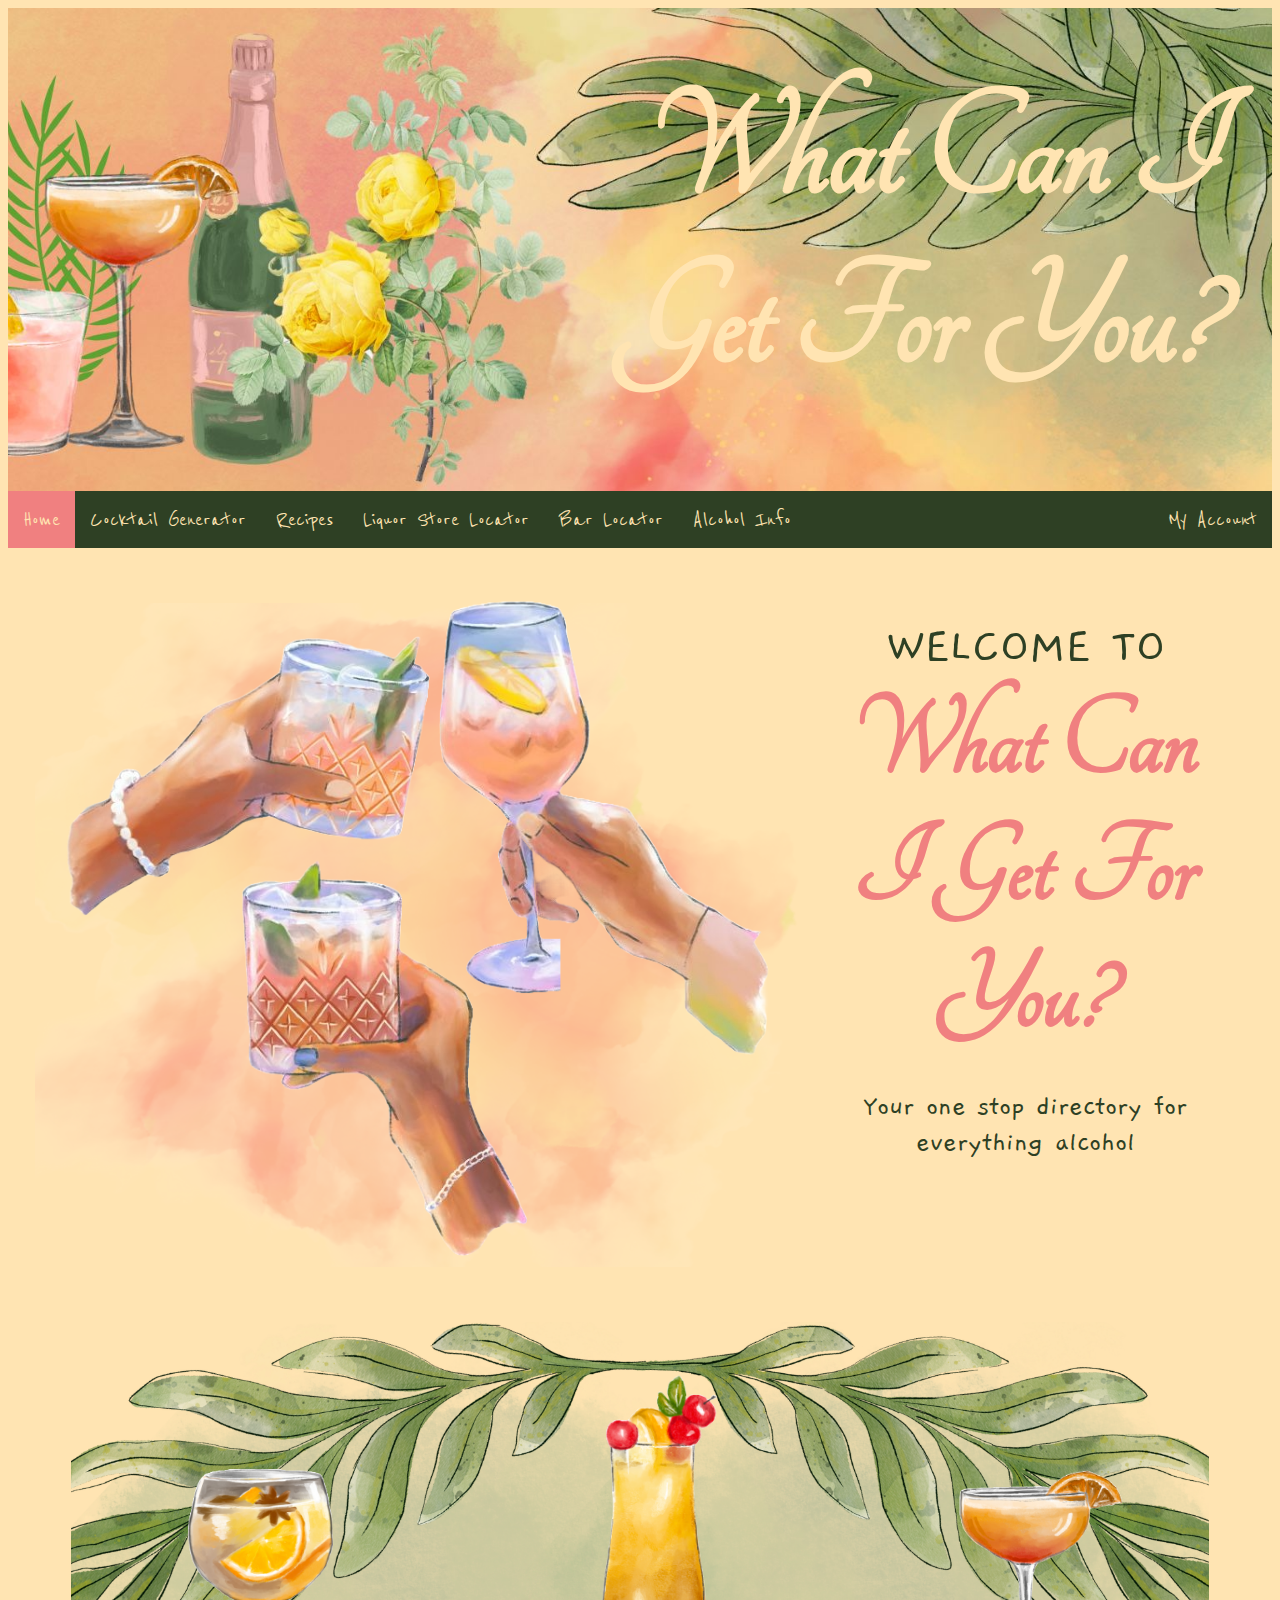
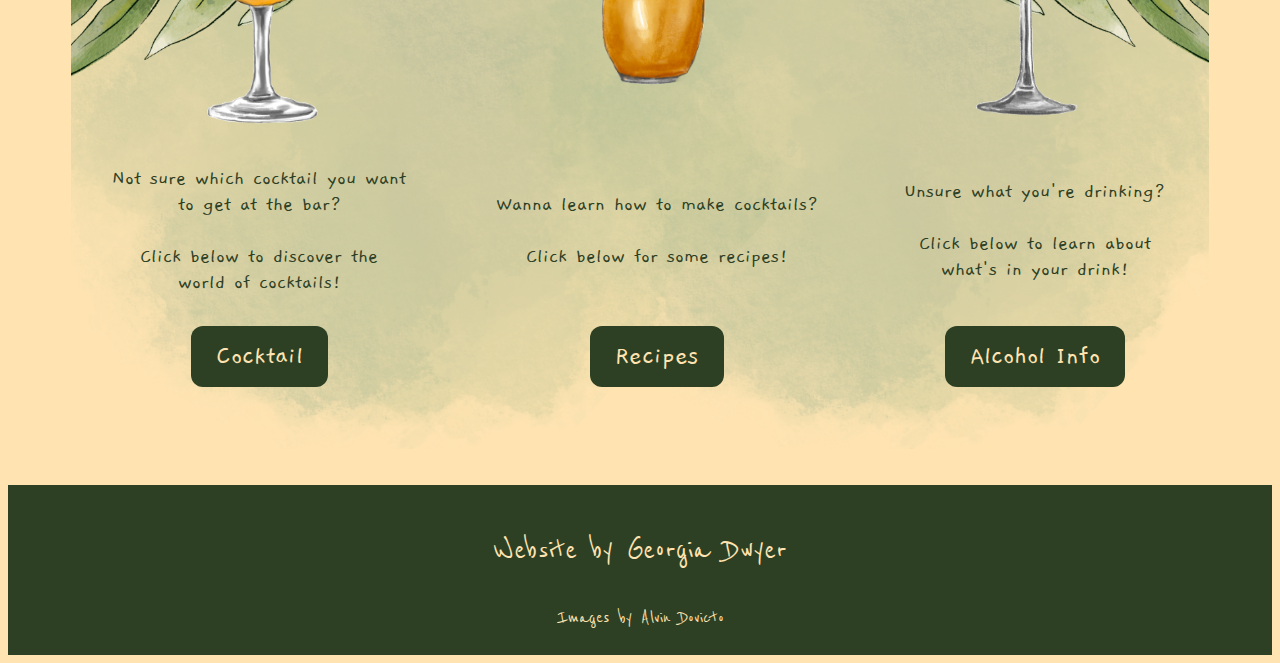
<file: index.html>
<!doctype html>
<html>
<head>
	<meta charset="UTF-8">
	<title>What Can I Get For You? - Home</title>
	<style type="text/css" media="all">@import "master.css";</style>
</head>

	
<body>
	<div id="banner">
		<h1>What Can I<br>Get For You?</h1>
	</div>
	
	<!-- Create navbar -->
	<ul>
		<li><a class="active" href="index.html">Home</a></li>
		<li><a href= "cocktailGen.html">Cocktail Generator</a></li>
		<li><a href="recipes.html">Recipes</a></li>
		<li><a href="storeLoc.html">Liquor Store Locator</a></li>
		<li><a href="barLoc.html">Bar Locator</a></li>
		<li><a href="alcInfo.html">Alcohol Info</a></li>
		<li style="float: right"><a href="account.html">My Account</a></li>
	</ul>
	
	<button onclick="topFunction()" id="scrollBtn" title="Go to top">Back to Top</button>
	
	<table class="center">
		<tr>
			<td style="background-image: url('images/subHeadBackground.png'); background-repeat: no-repeat; background-size: contain; background-position: center;">
				<img style="height: 715px" src="images/cheers.png" alt="" title="" />
			</td>
			<td>
				<br>WELCOME TO<br>
				<strong style="font-family: titleFont; color: #F08080; font-size: 90pt;">What Can I Get For You?</strong><br>
				<p style="font-family: mainFont; font-size: 22pt;">Your one stop directory for everything alcohol</p>
				<br><br>
			</td>
		</tr>
	</table>
	
	<table class="center" style="width: 90%; background-image: url('images/tableBackground1.png'); background-repeat: no-repeat;
								 background-size: cover; background-position: top;">
		<tr>
			<td><br><br><img style="height: 280px" src="images/drink1-img.png" alt="" title=""/></td>
    		<td><img style="height: 340px" src="images/drink2-img.png" alt="" title=""/></td>
			<td><br><br><img style="height: 290px" src="images/drink3-img.png" alt="" title=""/></td>
  		</tr>
		<tr>
			<td style="font-size: 16pt; text-align: center;">
				Not sure which cocktail you want<br>to get at the bar?<br><br>
				Click below to discover the<br>world of cocktails!<br><br>
			</td>
    		<td style="font-size: 16pt; text-align: center;">
				Wanna learn how to make cocktails?<br><br>
				Click below for some recipes!<br><br>
			</td>
			<td style="font-size: 16pt; text-align: center;">
				Unsure what you're drinking?<br><br>
				Click below to learn about<br>what's in your drink!<br><br>
			</td>
  		</tr>		
  		<tr>
			<td style="font-size: 20pt; padding-bottom: 60px;"><a href="cocktailGen.html">Cocktail</a></td>
			<td style="font-size: 20pt; padding-bottom: 60px;"><a href="recipes.html">Recipes</a></td>
			<td style="font-size: 20pt; padding-bottom: 60px;"><a href="alcInfo.html">Alcohol Info</a></td>
  		</tr>
	</table>
	
	<br><br>
	
	<footer>
		<p>
			Website by Georgia Dwyer
  		</p>
		<p style="font-size: 16pt">
			Images by Alvin Dovicto
		</p>
	</footer>

	<script>
		let mybutton = document.getElementById("scrollBtn");

		window.onscroll = function() {scrollFunction()};

		function scrollFunction() {
		  if (document.body.scrollTop > 20 || document.documentElement.scrollTop > 20) {
			mybutton.style.display = "block";
		  } else {
			mybutton.style.display = "none";
		  }
		}

		function topFunction() {
		  document.body.scrollTop = 0;
		  document.documentElement.scrollTop = 0;
		}
	</script>
	
</body>
</html>
</file>
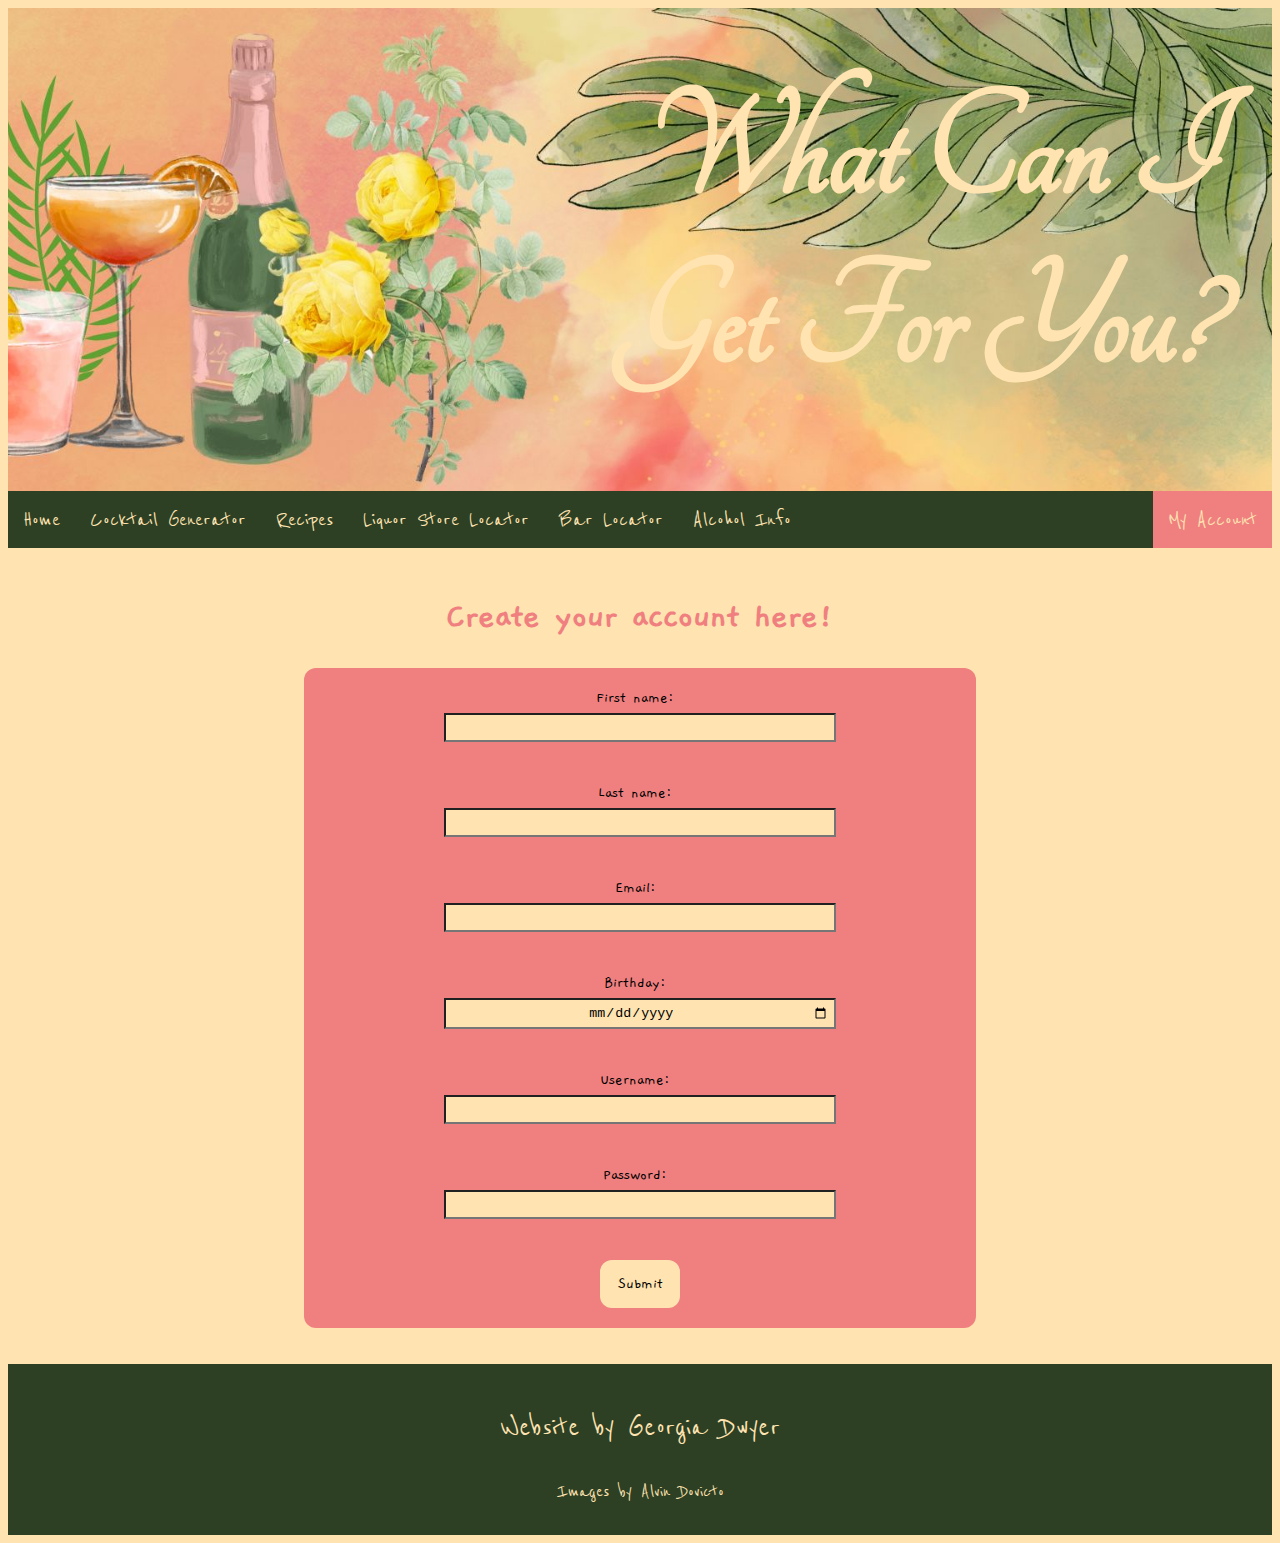
<file: account.html>
<!doctype html>
<html>
	<head>
		<meta charset="UTF-8">
		<title>What Can I Get For You? - My Account</title>
		<style>
			body {
				background-color: #FFE4B2; 
			}

			#banner {
				background-image: url('images/background-img.jpg');
				background-size: cover;
				background-attachment: fixed;
				background-position: top;
			}

			@font-face {
				font-family: titleFont;
				src: url("fonts/tangerine.ttf");
			}

			@font-face {
				font-family: navBarFont;
				src: url("fonts/reeniebeanie.ttf");
			}

			@font-face {
				font-family: mainFont;
				src: url("fonts/gaegu.ttf");
			}

			h1 {
				font-family: titleFont;
				font-size: 160px;
				color: #FFE4B2;
				text-align: right;
				margin: 0px;
				padding-top: 60px;
				padding-right: 50px;
				height: 47vh;
			}

			h2 {
				text-align: center;
				font-family: mainFont;
				font-size: 35px;
				color: #F08080;
			}

			ul {
				font-family: navBarFont;
				font-size: 18pt;
				list-style-type: none;
				margin: 0;
				padding: 0;
				overflow: hidden;
				background-color: #2E4024;
			}

			li {
				float: left;
			}

			li a {
				display: block;
				color: #FFE4B2;;
				text-align: center;
				padding: 14px 15px;
				text-decoration: none;
			}

			li a:hover {
				background-color: #111111;
			}

			.active {
				background-color: #F08080;
			}

			fieldset {
				background-color: #F08080;
				border-radius: 12px;
				border: none;
				margin-left: auto; 
				margin-right: auto;
				width: 50%;
				padding: 20px;
				display: flex;
				flex-direction: column;
				align-items: center;
			}

			input {
				background-color: #FFE4B2;
				margin: 5px;
				padding: 5px;
				width: calc(100% - 240px); 
				box-sizing: border-box; 
				text-align: center;
			}

			label {
				font-family: mainFont;
				text-align: center;
				width: 90px; 
				margin-right: 10px; 
			}

			footer {
				text-align: center;
				padding: 10px;
				background-color: #2E4024;
				font-size: 25pt;
				color: #FFE4B2;
				font-family: navBarFont;
			}
	</style>
	</head>
	
	<body>
		<div id="banner">
			<h1>What Can I<br>Get For You?</h1>
		</div>
		<ul>
			<li><a href="index.html">Home</a></li>
			<li><a href= "cocktailGen.html">Cocktail Generator</a></li>
			<li><a href="recipes.html">Recipes</a></li>
			<li><a href="storeLoc.html">Liquor Store Locator</a></li>
			<li><a href="barLoc.html">Bar Locator</a></li>
			<li><a href="alcInfo.html">Alcohol Info</a></li>
			<li style="float: right"><a class="active" href="account.html">My Account</a></li>
		</ul>
		
		<br>
		
		<h2>Create your account here!</h2>
		
		<fieldset>
			<label for="fname">First name:</label>
			<input type="text" id="fname" name="fname"><br><br>
			  
			<label for="lname">Last name:</label>
			<input type="text" id="lname" name="lname"><br><br>
			  
			<label for="email">Email:</label>
			<input type="email" id="email" name="email"><br><br>
			  
			<label for="birthday">Birthday:</label>
			<input type="date" id="birthday" name="birthday"><br><br>
			
			<label for="username">Username:</label>
			<input type="text" id="username" name="username"><br><br>
			  
			<label for="password">Password:</label>
			<input type="password" id="password" name="password"><br><br>
			  
			<a style="width: 50px; text-align: center; font-family: mainFont; color: #000000; 
					  background-color: #FFE4B2; border-radius: 12px; text-align: center; 
					  padding: 14px 15px; text-decoration: none;" href="accountInfo.html">
				Submit
			</a>
		</fieldset>
		
		<br><br>
		
		<footer>
			<p>
				Website by Georgia Dwyer
			</p>
			<p style="font-size: 16pt">
				Images by Alvin Dovicto
			</p>
		</footer>
	
	</body>
</html>
</file>
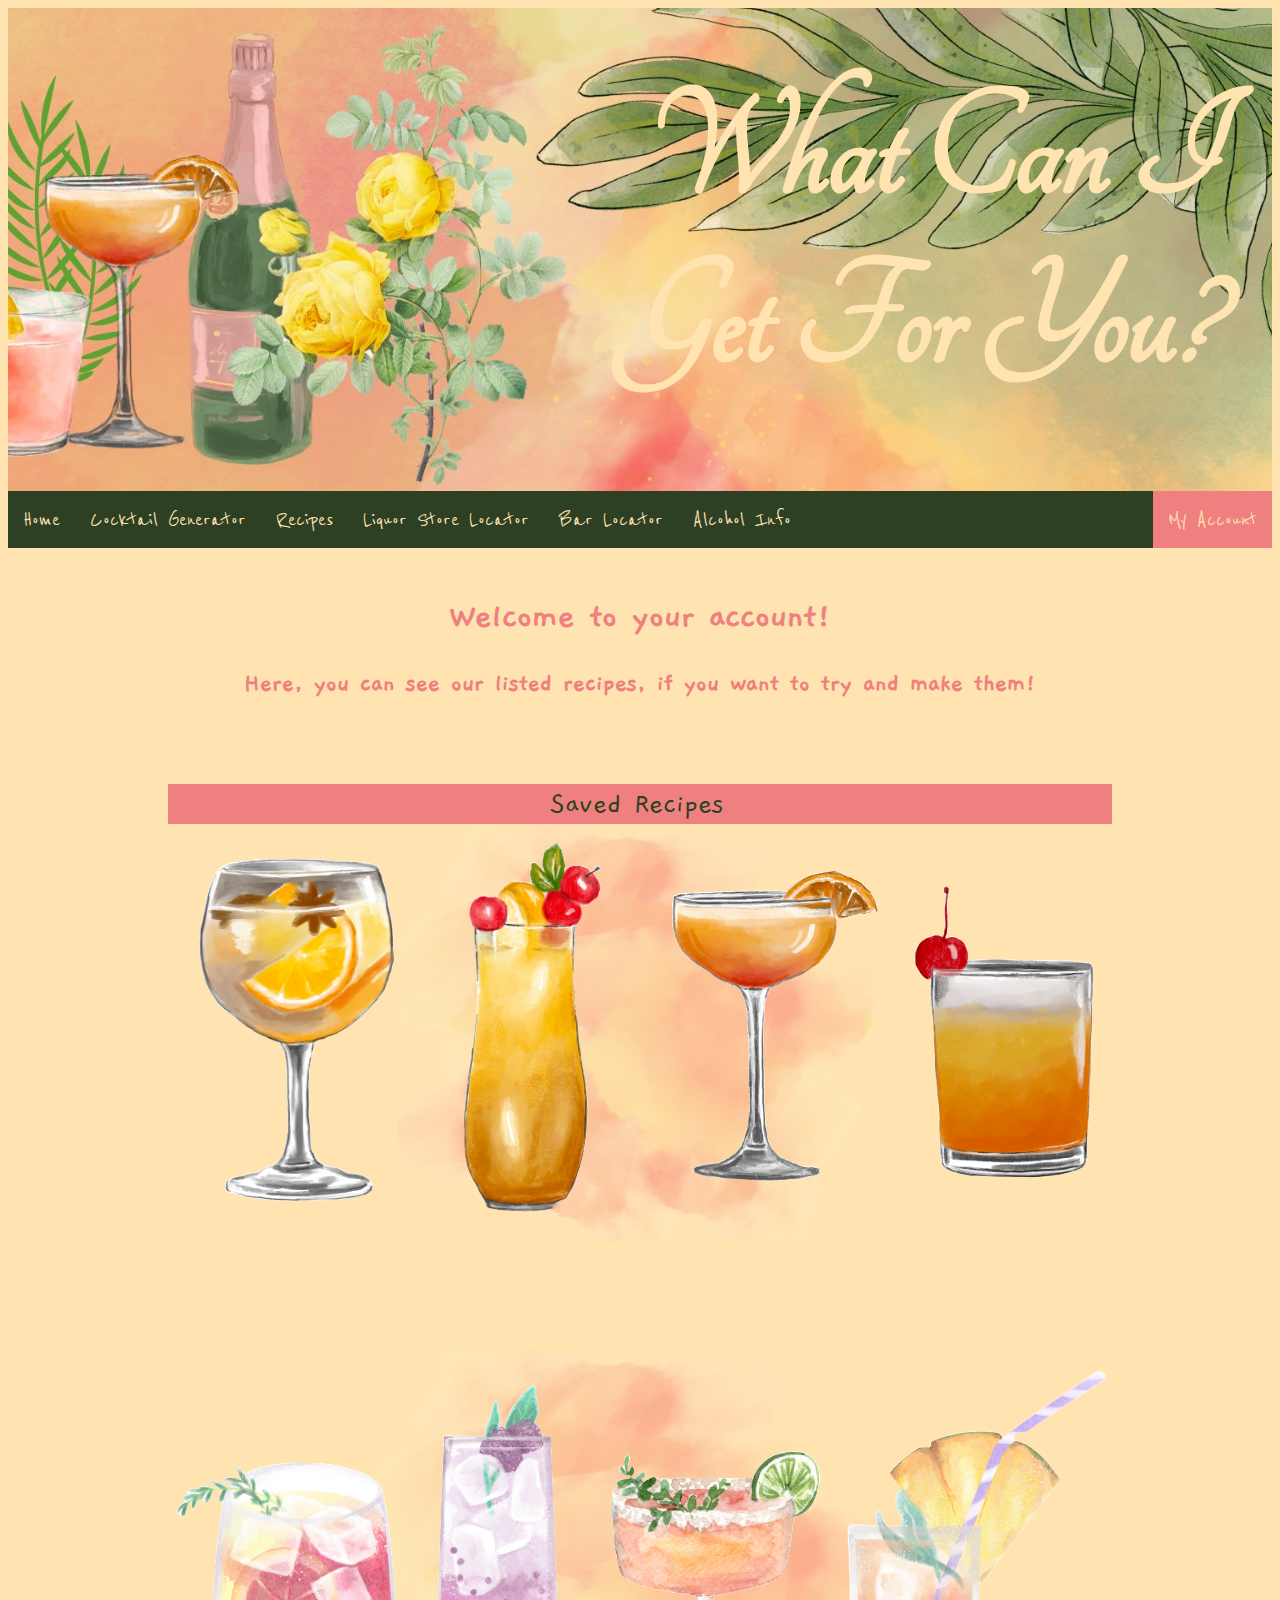
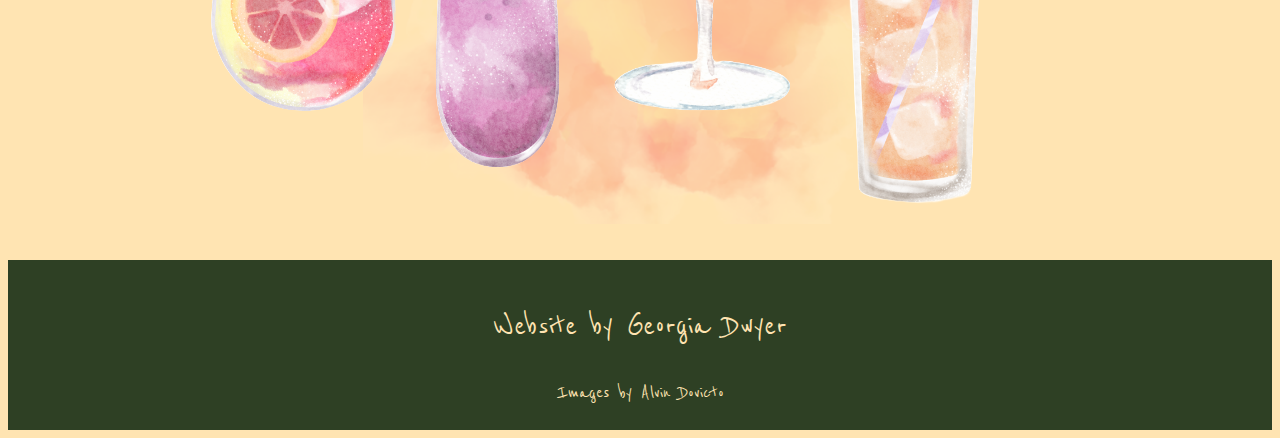
<file: accountInfo.html>
<!doctype html>
<html>
	<head>
		<meta charset="UTF-8">
		<title>What Can I Get For You? - My Account</title>
		<style type="text/css" media="all">@import "master.css";</style>
	</head>
	
	<body>
		<div id="banner">
			<h1>What Can I<br>Get For You?</h1>
		</div>
		<ul>
			<li><a href="index.html">Home</a></li>
			<li><a href= "cocktailGen.html">Cocktail Generator</a></li>
			<li><a href="recipes.html">Recipes</a></li>
			<li><a href="storeLoc.html">Liquor Store Locator</a></li>
			<li><a href="barLoc.html">Bar Locator</a></li>
			<li><a href="alcInfo.html">Alcohol Info</a></li>
			<li style="float: right"><a class="active" href="account.html">My Account</a></li>
		</ul>
		
		<br>
		
		<h2>Welcome to your account!</h2>
		<h3>Here, you can see our listed recipes, if you want to try and make them!</h3>
		
		<br><br><br> 
		<table class="center" style="width: 75%">
			<th>
				<tr>
					<td style="font-size: 30px; background-color: #F08080">Saved Recipes</td>
				</tr>
			</th>
		</table>
	
		<table class="center" style="background-image: url('images/subHeadBackground.png'); background-repeat: no-repeat; 
									 background-size: contain; background-position: center; border-radius: 12px; width: 75%;">
			<tr>
				<th>
					<div class="dropdown">
						<img src="images/drink1-img.png" alt="" />
						<div class="dropdown-content">
							<table>
								<tr>
									<th>
										<img src="images/drink1-img.png" alt="" style="height: 100px; width: 75px;"/>
									</th>
									<th>
										<div class="desc" style="width: 250px; text-align: left;">
											Tropical Spiked Lemonade<br>
											- 3 ounces lemonade<br>
											- 3 ounces mango juice<br>
											- 1.5 ounces vodka<br>
											- garnish with mint
										</div>
									</th>
								</tr>
							</table>
						</div>
					</div>
				</th>
				<th>
					<div class="dropdown">
						<img src="images/drink2-img.png" alt="" />
						<div class="dropdown-content">
							<table>
								<tr>
									<th>
										<img src="images/drink2-img.png" alt="" style="height: 100px; width: 75px;"/>
									</th>
									<th>
										<div class="desc" style="width: 250px; text-align: left;">
											Summertime Hurricane<br>
											- 4 ounces rum<br>
											- 1 ounce orange juice<br>
											- 2 ounce passionfruit juice<br>
											- 0.5 ounce simple syrup<br>
											- 0.5 ounce grenadine
										</div>
									</th>
								</tr>
							</table>
						</div>
					</div>
				</th>
				<th>
					<div class="dropdown">
						<img src="images/drink3-img.png" alt="" />
						<div class="dropdown-content">
							<table>
								<tr>
									<th>
										<img src="images/drink3-img.png" alt="" style="height: 100px; width: 75px;"/>
									</th>
									<th>
										<div class="desc" style="width: 300px; text-align: left;">
											Pornstar Martini<br>
											- 2 ounces vanilla vodka<br>
											- 1 ounce passionfruit puree<br>
											- 1 ounce passionfruit liqueur<br>
											- 0.5 ounce simple syrup
										</div>
									</th>
								</tr>
							</table>
						</div>
					</div>
				</th>
				<th>
					<div class="dropdown">
						<img src="images/drink4-img.png" alt="" />
						<div class="dropdown-content">
							<table>
								<tr>
									<th>
										<img src="images/drink4-img.png" alt="" style="height: 100px; width: 75px;"/>
									</th>
									<th>
										<div class="desc" style="width: 250px; text-align: left;">
											Tequila Sunrise<br>
											- 2 ounces blanco tequila<br>
											- 4 ounces orange juice<br>
											- 0.25 ounce grenadine
										</div>
									</th>
								</tr>
							</table>
						</div>
					</div>
				</th>
			</tr>
		</table>
		
		<br><br><br><br><br><br>
		
		<table class="center" style="background-image: url('images/subHeadBackground.png'); background-repeat: no-repeat; 
									 background-size: contain; background-position: center; border-radius: 12px; width: 75%;">
			<tr>
				<th>
					<div class="dropdown">
						<img src="images/drink5-img.png" alt="" />
						<div class="dropdown-content">
							<table>
								<tr>
									<th>
										<img src="images/drink5-img.png" alt="" style="height: 100px; width: 75px;"/>
									</th>
									<th>
										<div class="desc" style="width: 250px; text-align: left;">
											Vodka Pink Lemonade<br>
											- 3 ounces vodka<br>
											- 1 ounce lime juice<br>
											- 1 ounce cranberry juice<br>
											- 4 ounces lemonade<br>
										</div>
									</th>
								</tr>
							</table>
						</div>
					</div>
				</th>
				<th>
					<div class="dropdown">
						<img src="images/drink6-img.png" alt="" />
						<div class="dropdown-content">
							<table>
								<tr>
									<th>
										<img src="images/drink6-img.png" alt="" style="height: 100px; width: 75px;"/>
									</th>
									<th>
										<div class="desc" style="width: 250px; text-align: left;">
											Purple Rain<br>
											- 2 ounces vodka<br>
											- 1 tbsp blue curaçao<br>
											- 1 ounce lime juice<br>
											- 2 ounces grenadine<br>
											- top up with lemonade<br>
										</div>
									</th>
								</tr>
							</table>
						</div>
					</div>
				</th>
				<th>
					<div class="dropdown">
						<img src="images/drink7-img.png" alt="" />
						<div class="dropdown-content">
							<table>
								<tr>
									<th>
										<img src="images/drink7-img.png" alt="" style="height: 100px; width: 75px;"/>
									</th>
									<th>
										<div class="desc" style="width: 250px; text-align: left;">
											Hibiscus Margarita<br>
											- 2 ounces hibiscus syrup<br>
											- 1.5 ounces tequila<br>
											- 0.5 ounces triple sec<br>
											- 0.5 ounces lime juice<br>
										</div>
									</th>
								</tr>
							</table>
						</div>
					</div>
				</th>
				<th>
					<div class="dropdown">
						<img src="images/drink8-img.png" alt="" />
						<div class="dropdown-content">
							<table>
								<tr>
									<th>
										<img src="images/drink8-img.png" alt="" style="height: 100px; width: 75px;"/>
									</th>
									<th>
										<div class="desc" style="width: 250px; text-align: left;">
											Pineapple Mojito<br>
											- 2 ounces rum<br>
											- 0.75 ounces lime juice<br>
											- 1 ounce pineapple juice<br>
											- 3 ounces club soda<br>
											- mint to garnish<br>
										</div>
									</th>
								</tr>
							</table>
						</div>
					</div>
				</th>
			</tr>
		</table>
		
		<br><br>
		
		<footer>
			<p>
				Website by Georgia Dwyer
			</p>
			<p style="font-size: 16pt">
				Images by Alvin Dovicto
			</p>
		</footer>
	
	</body>
</html>
</file>
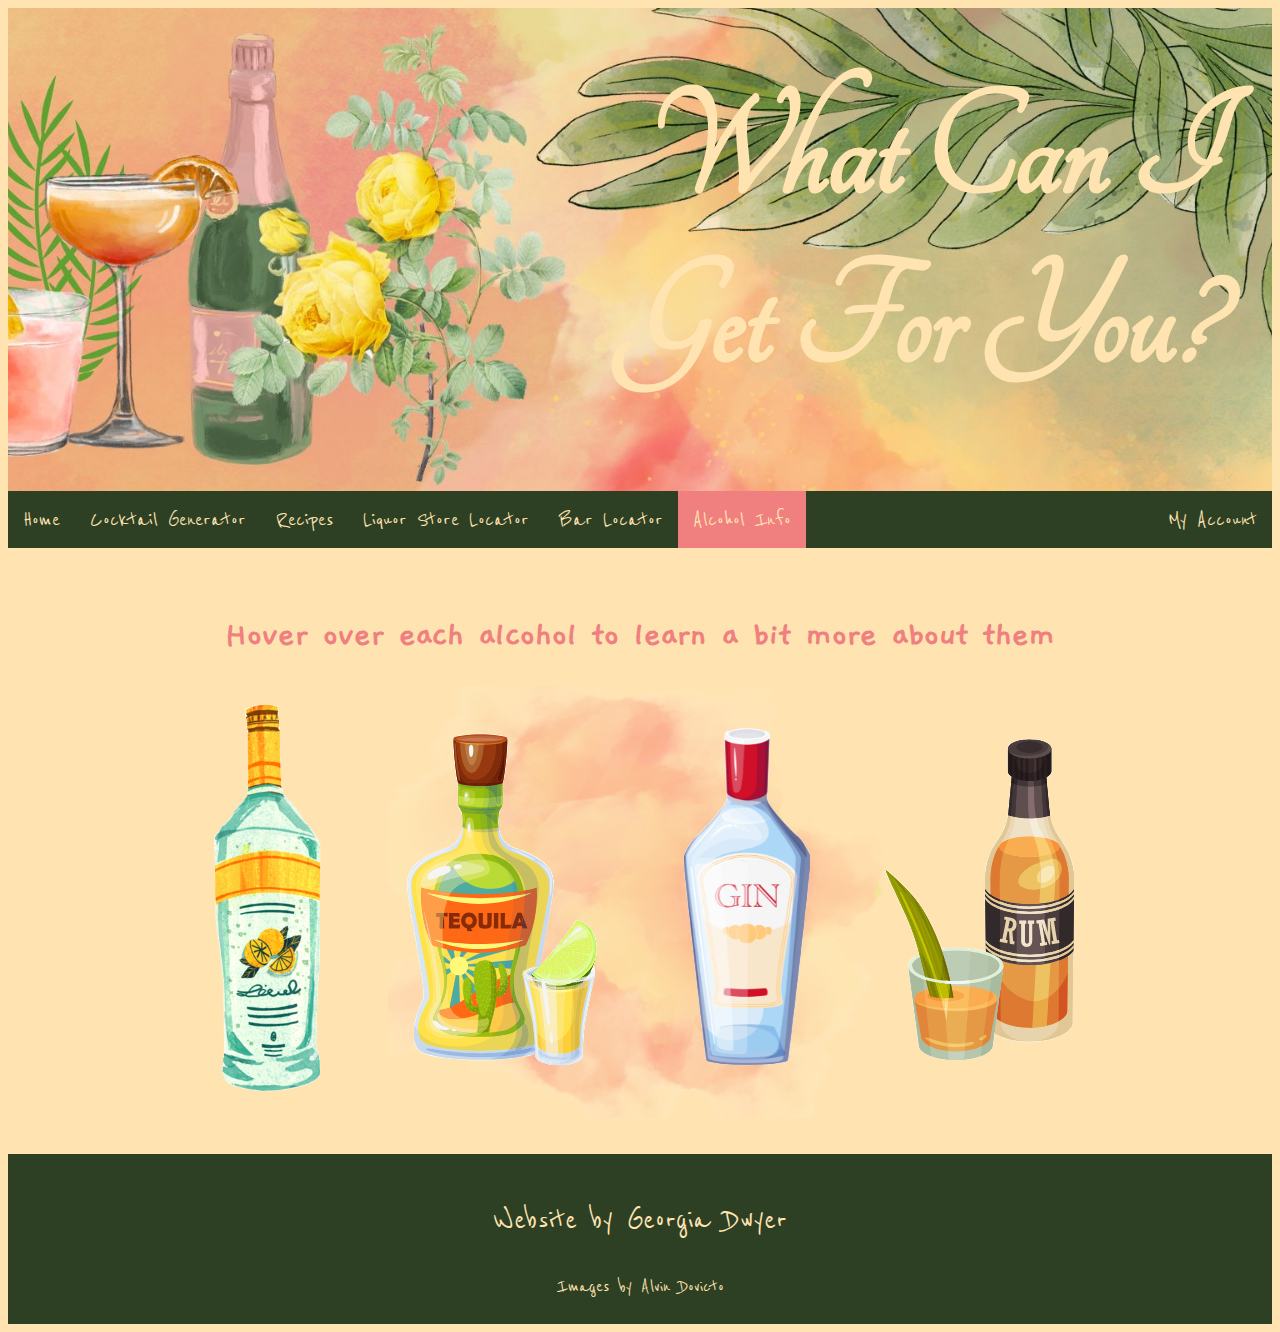
<file: alcInfo.html>
<!doctype html>
<html>
<head>
	<meta charset="UTF-8">
	<title>What Can I Get For You? - Alcohol Info</title>
	<style type="text/css" media="all">@import "master.css";</style>
</head>

	
<body>
	<div id="banner">
		<h1>What Can I<br>Get For You?</h1>
	</div>
	
	<!-- Create navbar -->
	<ul>
		<li><a href="index.html">Home</a></li>
		<li><a href="cocktailGen.html">Cocktail Generator</a></li>
		<li><a href="recipes.html">Recipes</a></li>
		<li><a href="storeLoc.html">Liquor Store Locator</a></li>
		<li><a href="barLoc.html">Bar Locator</a></li>
		<li><a class="active" href="alcInfo.html">Alcohol Info</a></li>
		<li style="float: right"><a href="account.html">My Account</a></li>
	</ul>
	
	<br><br>
	
	<h2>Hover over each alcohol to learn a bit more about them</h2>
	
	<table class="center" style="background-image: url('images/subHeadBackground.png'); background-repeat: no-repeat; 
									 background-size: contain; background-position: center; border-radius: 12px; width: 75%;">
		<tr>
			<th>
				<div class="dropdown">
					<img src="images/vodka.png" alt="" />
					<div class="dropdown-content">
						<table>
							<tr>
								<th>
									<div class="desc" style="font-size: 30pt;">Vodka</div>
								</th>
								<th>
									<div class="desc" style=" width: 250px; text-align: left;">
										- Very low in calories (ingredients are only alcohol and water)<br>
										- Gluten free<br>
										- Alcohol content (most vodkas are about 40% alcohol)<br>
									</div>
								</th>
							</tr>
						</table>
					</div>
				</div>
			</th>
			<th>
				<div class="dropdown">
					<img src="images/tequila.png" alt="" />
					<div class="dropdown-content">
						<table>
							<tr>
								<th>
									<div class="desc" style="font-size: 30pt;">Tequila</div>
								</th>
								<th>
									<div class="desc" style=" width: 250px; text-align: left;">
										- Low in sugar and contains no carbohydrates<br>
										- There are around 5 different types of tequila<br>
										- Alcohol content (most tequilas are about 30-40% alcohol)
									</div>
								</th>
							</tr>
						</table>
					</div>
				</div>
			</th>
			<th>
				<div class="dropdown">
					<img src="images/gin.png" alt="" />
					<div class="dropdown-content">
						<table>
							<tr>
								<th>
									<div class="desc" style="font-size: 30pt;">Gin</div>
								</th>
								<th>
									<div class="desc" style=" width: 250px; text-align: left;">
										- Made from grain and flavored with botanicals<br>
										- Juniper berries in gin are said to help prevent heart disease and improve
										blood circulation<br>
										- Alcohol content (most gins are 35-60% alcohol)
									</div>
								</th>
							</tr>
						</table>
					</div>
				</div>
			</th>
			<th>
				<div class="dropdown">
					<img src="images/rum.png" alt="" />
					<div class="dropdown-content">
						<table>
							<tr>
								<th>
									<div class="desc" style="font-size: 30pt;">Rum</div>
								</th>
								<th>
									<div class="desc" style=" width: 250px; text-align: left;">
										- There are 5 different types of rum<br>
										- Rum is made from sugar cane<br>
										- Alcohol content (most rums are 40-80% alcohol)
									</div>
								</th>
							</tr>
						</table>
					</div>
				</div>
			</th>
		</tr>
	</table>
	
	<br><br>
	
	<footer>
		<p>
			Website by Georgia Dwyer
  		</p>
		<p style="font-size: 16pt">
			Images by Alvin Dovicto
		</p>
	</footer>
	
</body>
</html>
</file>
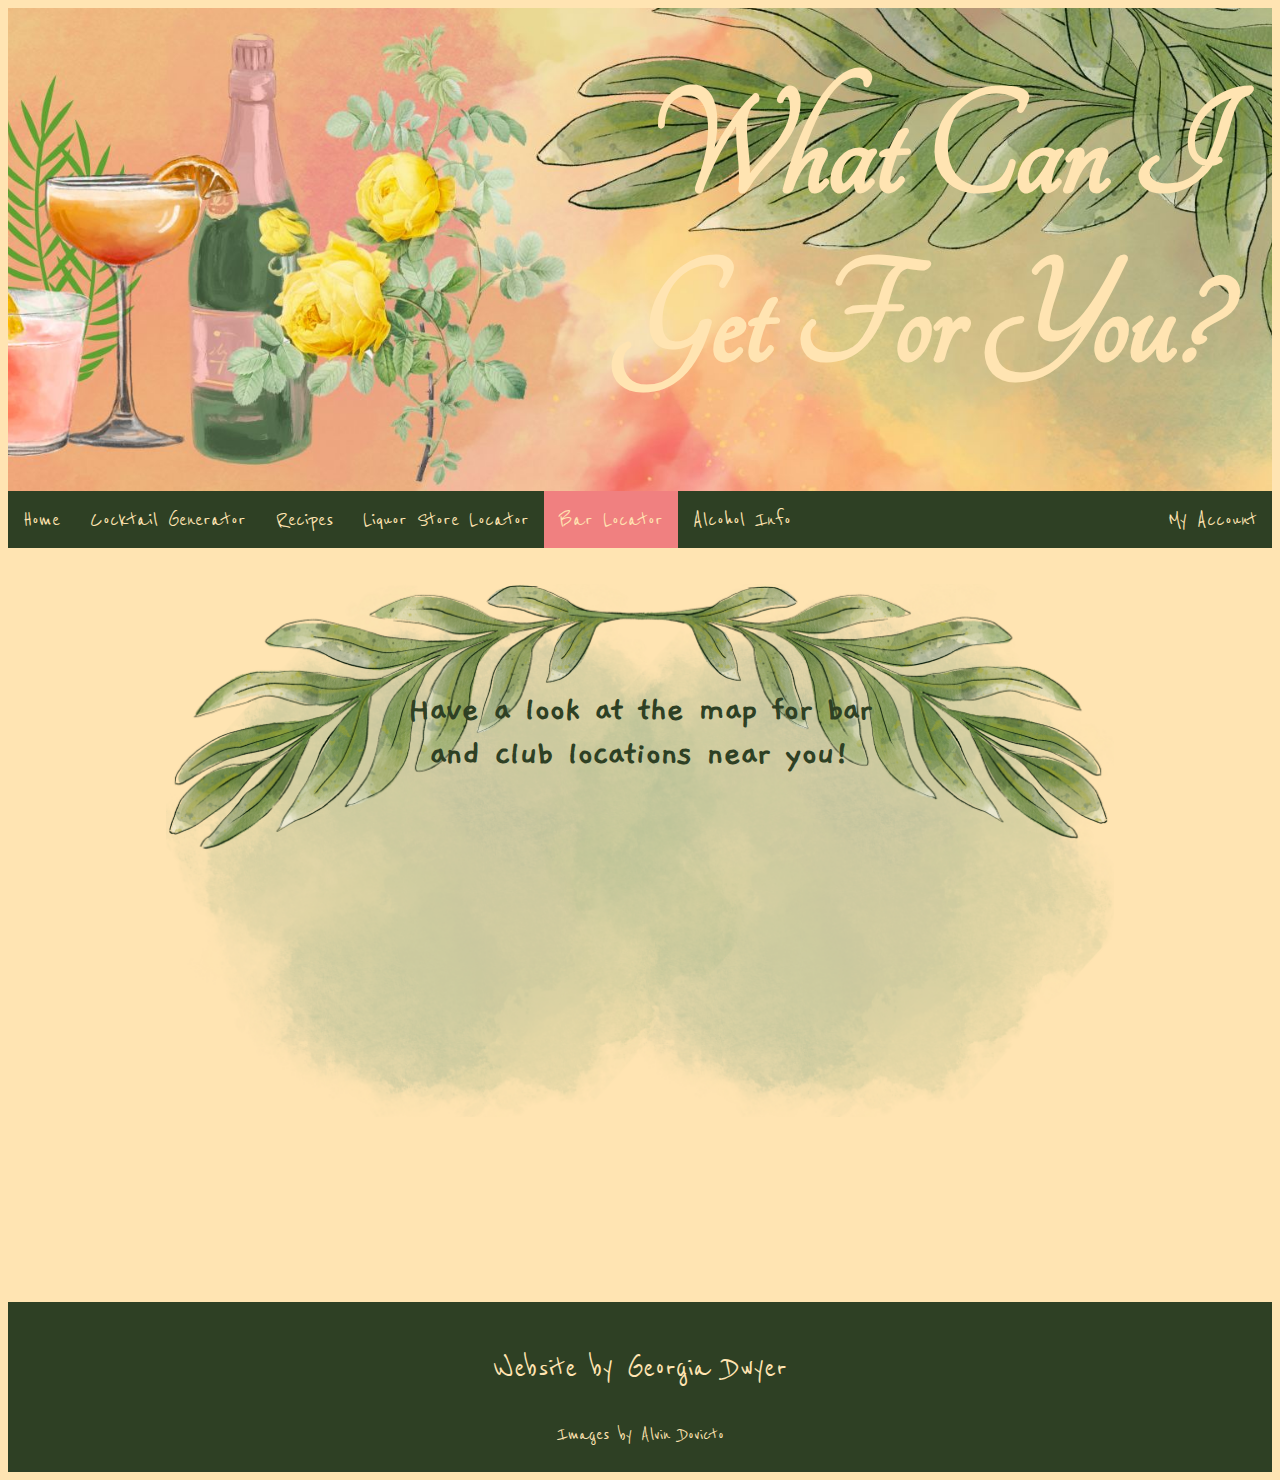
<file: barLoc.html>
<!doctype html>
<html>
<head>
	<meta charset="UTF-8">
	<title>What Can I Get For You? - Cocktail Generator</title>
	<style type="text/css" media="all">@import "master.css";</style>
</head>

	
<body>
	<div id="banner">
		<h1>What Can I<br>Get For You?</h1>
	</div>
	
	<!-- Create navbar -->
	<ul>
		<li><a href="index.html">Home</a></li>
		<li><a href="cocktailGen.html">Cocktail Generator</a></li>
		<li><a href="recipes.html">Recipes</a></li>
		<li><a href="storeLoc.html">Liquor Store Locator</a></li>
		<li><a class="active" href="barLoc.html">Bar Locator</a></li>
		<li><a href="alcInfo.html">Alcohol Info</a></li>
		<li style="float: right"><a href="account.html">My Account</a></li>
	</ul>
	
	<br><br>
	
	<table class="center" style="width: 75%; background-image: url('images/tableBackground1.png'); background-size: contain;background-repeat: no-repeat;">
		<tr>
			<th>
				<br><br><br><br>
				<h2 style="color: #2E4024;">Have a look at the map for bar<br>and club locations near you!</h2>
			</th>
		</tr>
		<tr>
			<th>
				<iframe src="https://www.google.com/maps/embed?pb=!1m16!1m12!1m3!1d6074.738967505764!2d-86.90565259411574!3d40.422816702248355!2m3!1f0!2f0!3f0!3m2!1i1024!2i768!4f13.1!2m1!1sbar!5e0!3m2!1sen!2sus!4v1733720411413!5m2!1sen!2sus" width="600" height="450" style="border:0; border-radius: 12px;" allowfullscreen="" loading="lazy" referrerpolicy="no-referrer-when-downgrade"></iframe>
			</th>
		</tr>
	</table>
	
	<br><br>
	
	<footer>
		<p>
			Website by Georgia Dwyer
  		</p>
		<p style="font-size: 16pt">
			Images by Alvin Dovicto
		</p>
	</footer>
	
</body>
</html>
</file>
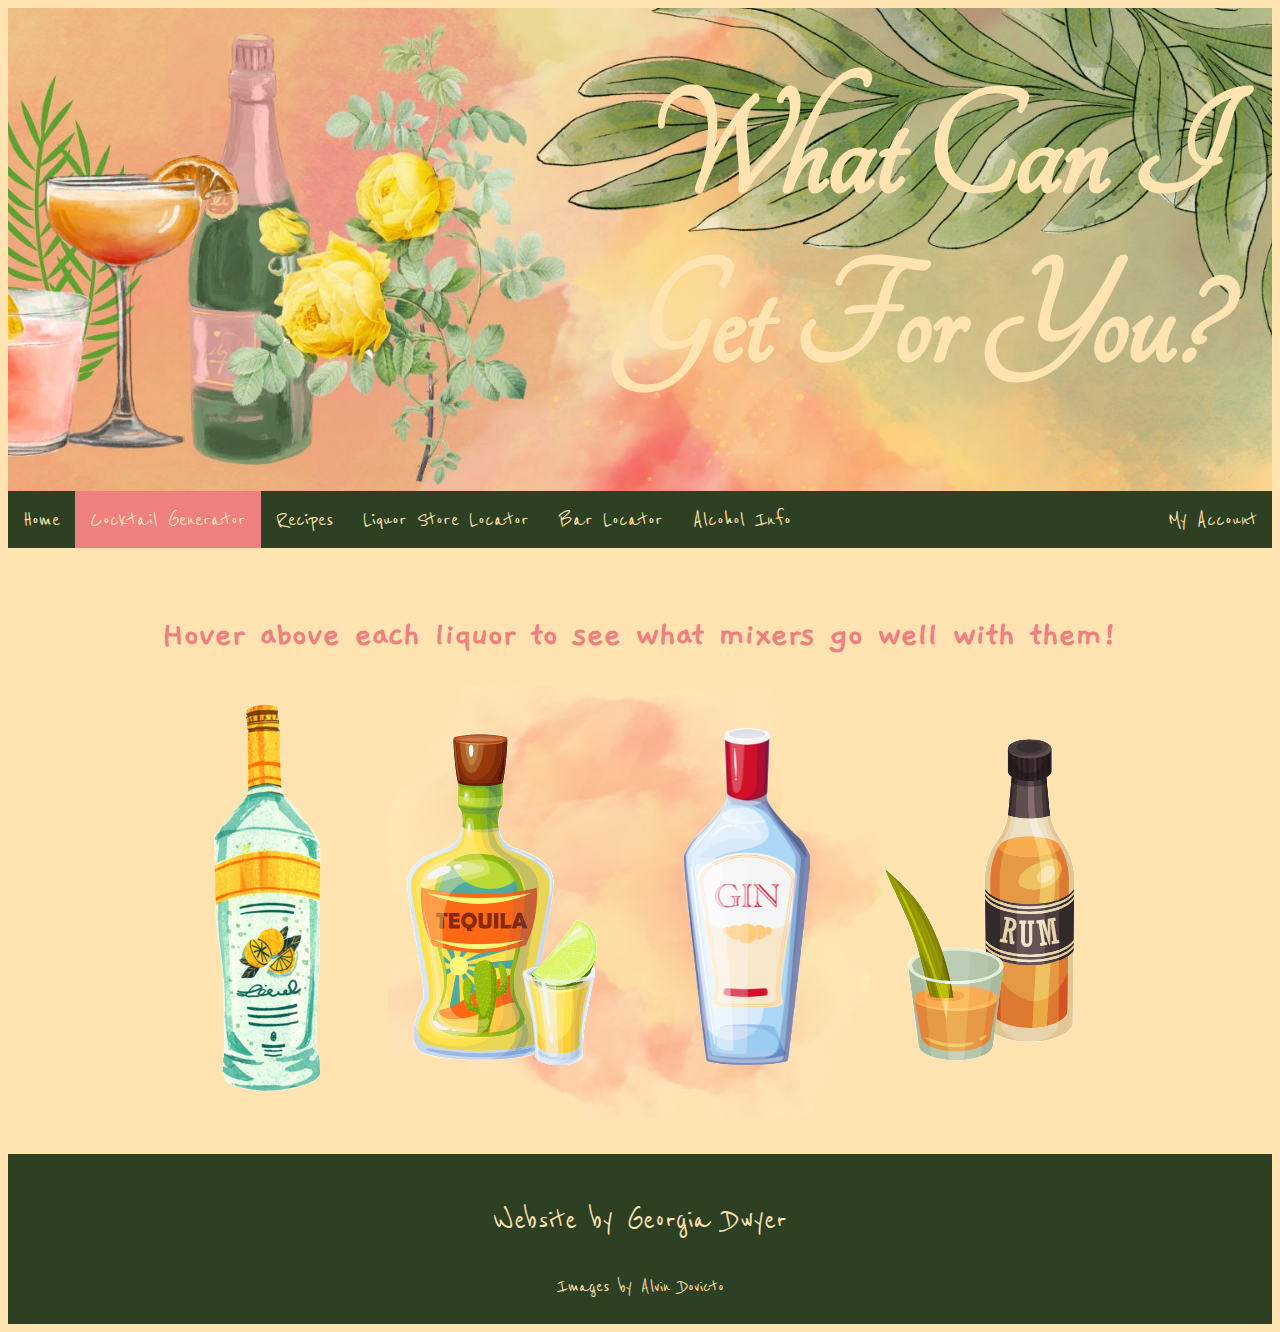
<file: cocktailGen.html>
<!doctype html>
<html>
<head>
	<meta charset="UTF-8">
	<title>What Can I Get For You? - Cocktail Generator</title>
	<style type="text/css" media="all">@import "master.css";</style>
</head>

	
<body>
	<div id="banner">
		<h1>What Can I<br>Get For You?</h1>
	</div>
	
	<ul>
		<li><a href="index.html">Home</a></li>
		<li><a class="active" href="cocktailGen.html">Cocktail Generator</a></li>
		<li><a href="recipes.html">Recipes</a></li>
		<li><a href="storeLoc.html">Liquor Store Locator</a></li>
		<li><a href="barLoc.html">Bar Locator</a></li>
		<li><a href="alcInfo.html">Alcohol Info</a></li>
		<li style="float: right"><a href="account.html">My Account</a></li>
	</ul>
	
	<br><br>
	
	<h2>Hover above each liquor to see what mixers go well with them!</h2>
	
	<table class="center" style="background-image: url('images/subHeadBackground.png'); background-repeat: no-repeat; 
									 background-size: contain; background-position: center; border-radius: 12px; width: 75%;">
		<tr>
			<th>
				<div class="dropdown">
					<img src="images/vodka.png" alt="" />
					<div class="dropdown-content">
						<table>
							<tr>
								<th>
									<div class="desc" style="font-size: 30pt;">Vodka</div>
								</th>
								<th>
									<div class="desc" style=" width: 250px; text-align: left;">
										Great mixers:<br>
										- Juices (cranberry, elderflower)<br>
										- Sodas (coke, sprite, ginger ale, tonic water)<br>
										- Energy drinks (RedBull, Alani)<br>
									</div>
								</th>
							</tr>
						</table>
					</div>
				</div>
			</th>
			<th>
				<div class="dropdown">
					<img src="images/tequila.png" alt="" />
					<div class="dropdown-content">
						<table>
							<tr>
								<th>
									<div class="desc" style="font-size: 30pt;">Tequila</div>
								</th>
								<th>
									<div class="desc" style=" width: 250px; text-align: left;">
										Great mixers:<br>
										- Juices (orange, tomato)<br>
										- Sodas (ginger ale, soda water)
									</div>
								</th>
							</tr>
						</table>
					</div>
				</div>
			</th>
			<th>
				<div class="dropdown">
					<img src="images/gin.png" alt="" />
					<div class="dropdown-content">
						<table>
							<tr>
								<th>
									<div class="desc" style="font-size: 30pt;">Gin</div>
								</th>
								<th>
									<div class="desc" style=" width: 250px; text-align: left;">
										Great mixers:<br>
										- Juices (pineapple, grapefruit)<br>
										- Sodas (ginger ale, tonic water, coke)<br>
										- Others (lemonade)
									</div>
								</th>
							</tr>
						</table>
					</div>
				</div>
			</th>
			<th>
				<div class="dropdown">
					<img src="images/rum.png" alt="" />
					<div class="dropdown-content">
						<table>
							<tr>
								<th>
									<div class="desc" style="font-size: 30pt;">Rum</div>
								</th>
								<th>
									<div class="desc" style=" width: 250px; text-align: left;">
										Great mixers:<br>
										- Juices (pineapple, orange, cranberry, watermelon)<br>
										- Sodas (club soda, coke, ginger beer)<br>
									</div>
								</th>
							</tr>
						</table>
					</div>
				</div>
			</th>
		</tr>
	</table>
	
	<br><br>
	
	<footer>
		<p>
			Website by Georgia Dwyer
  		</p>
		<p style="font-size: 16pt">
			Images by Alvin Dovicto
		</p>
	</footer>
	
</body>
</html>
</file>
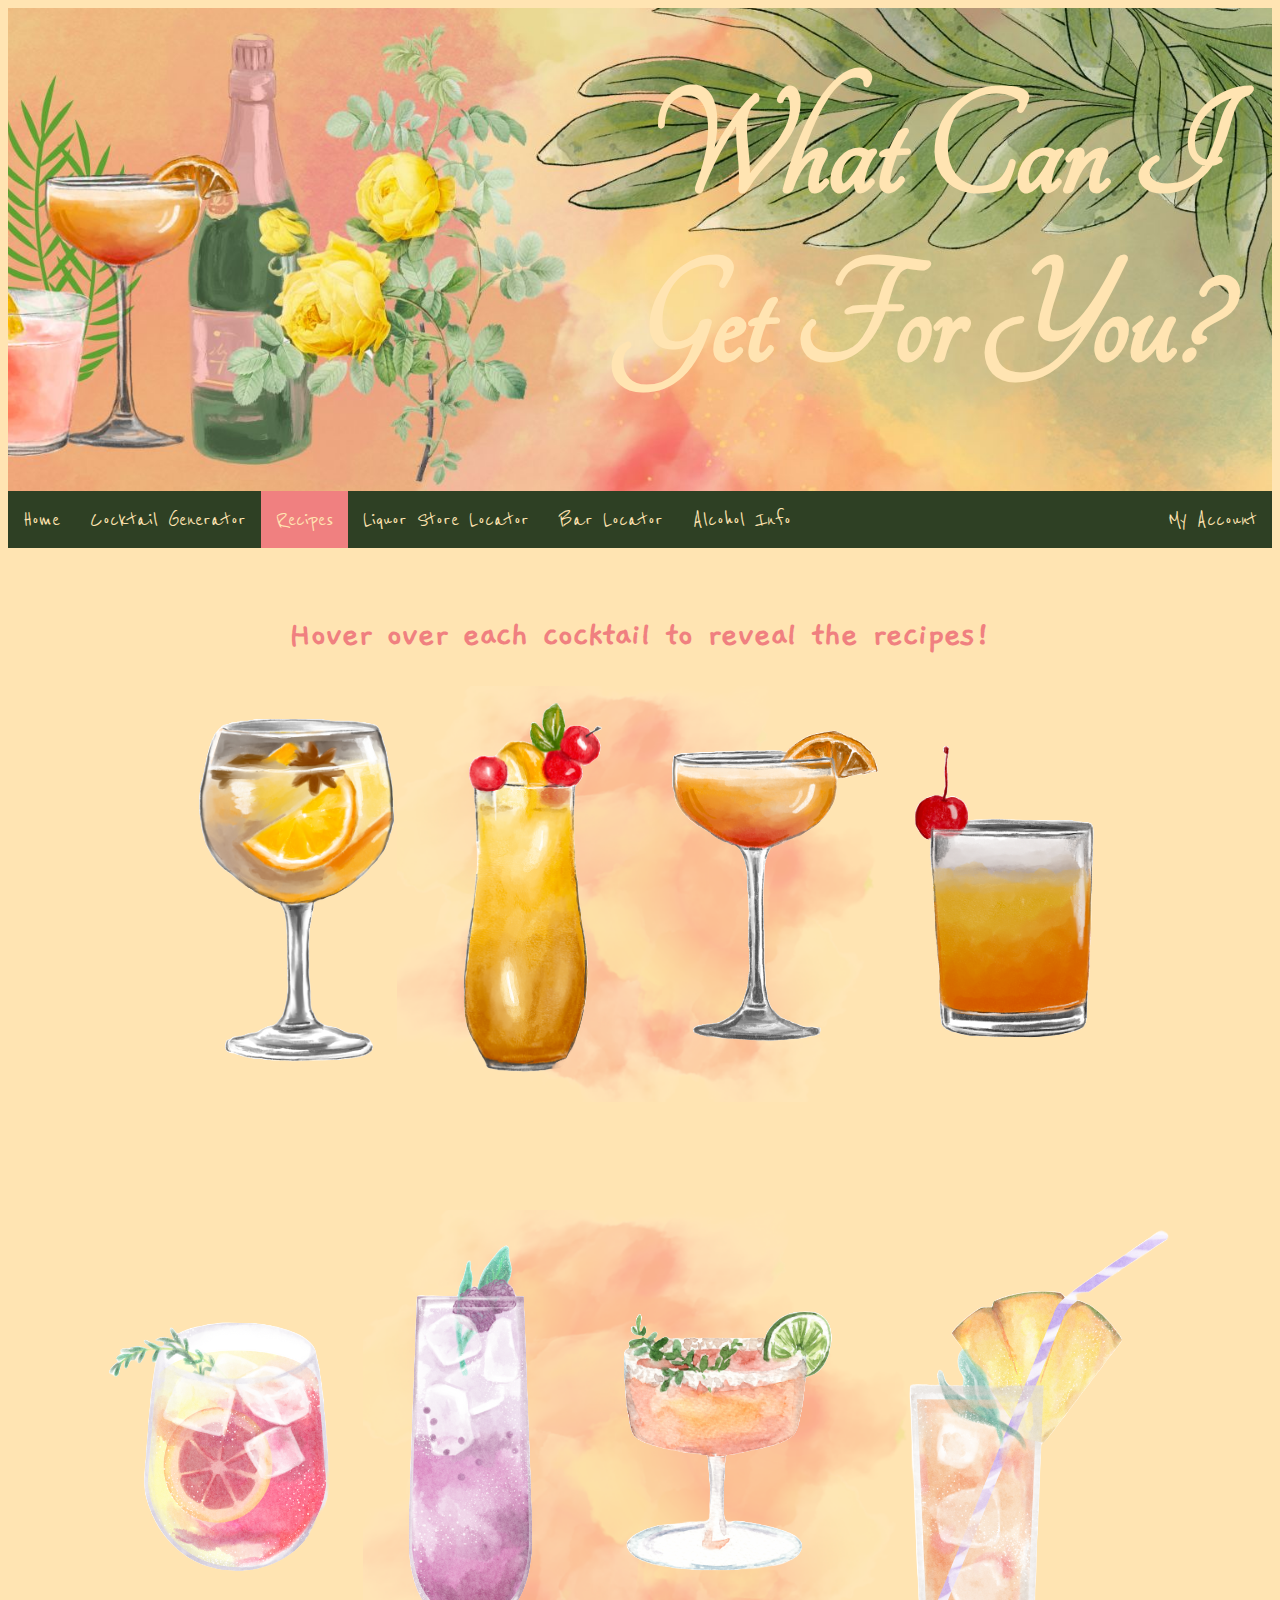
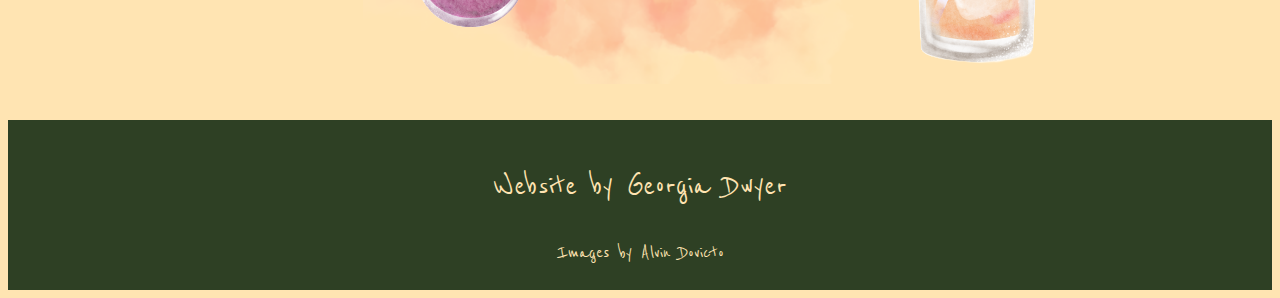
<file: recipes.html>
<!doctype html>
<html>
	<head>
		<meta charset="UTF-8">
		<title>What Can I Get For You? - Recipes</title>
		<style type="text/css" media="all">@import "master.css";</style>
	</head>
	
	<body>
		<div id="banner">
			<h1>What Can I<br>Get For You?</h1>
		</div>

		<!-- Create navbar -->
		<ul>
			<li><a href="index.html">Home</a></li>
			<li><a href="cocktailGen.html">Cocktail Generator</a></li>
			<li><a class="active" href="recipes.html">Recipes</a></li>
			<li><a href="storeLoc.html">Liquor Store Locator</a></li>
			<li><a href="barLoc.html">Bar Locator</a></li>
			<li><a href="alcInfo.html">Alcohol Info</a></li>
			<li style="float: right"><a href="account.html">My Account</a></li>
		</ul>

		<br><br>
		
		<h2>Hover over each cocktail to reveal the recipes!</h2>

		<table class="center" style="background-image: url('images/subHeadBackground.png'); background-repeat: no-repeat; 
									 background-size: contain; background-position: center; border-radius: 12px; width: 75%;">
			<tr>
				<th>
					<div class="dropdown">
						<img src="images/drink1-img.png" alt="" />
						<div class="dropdown-content">
							<table>
								<tr>
									<th>
										<img src="images/drink1-img.png" alt="" style="height: 100px; width: 75px;"/>
									</th>
									<th>
										<div class="desc" style="width: 250px; text-align: left;">
											Tropical Spiked Lemonade<br>
											- 3 ounces lemonade<br>
											- 3 ounces mango juice<br>
											- 1.5 ounces vodka<br>
											- garnish with mint
										</div>
									</th>
								</tr>
							</table>
						</div>
					</div>
				</th>
				<th>
					<div class="dropdown">
						<img src="images/drink2-img.png" alt="" />
						<div class="dropdown-content">
							<table>
								<tr>
									<th>
										<img src="images/drink2-img.png" alt="" style="height: 100px; width: 75px;"/>
									</th>
									<th>
										<div class="desc" style="width: 250px; text-align: left;">
											Summertime Hurricane<br>
											- 4 ounces rum<br>
											- 1 ounce orange juice<br>
											- 2 ounce passionfruit juice<br>
											- 0.5 ounce simple syrup<br>
											- 0.5 ounce grenadine
										</div>
									</th>
								</tr>
							</table>
						</div>
					</div>
				</th>
				<th>
					<div class="dropdown">
						<img src="images/drink3-img.png" alt="" />
						<div class="dropdown-content">
							<table>
								<tr>
									<th>
										<img src="images/drink3-img.png" alt="" style="height: 100px; width: 75px;"/>
									</th>
									<th>
										<div class="desc" style="width: 300px; text-align: left;">
											Pornstar Martini<br>
											- 2 ounces vanilla vodka<br>
											- 1 ounce passionfruit puree<br>
											- 1 ounce passionfruit liqueur<br>
											- 0.5 ounce simple syrup
										</div>
									</th>
								</tr>
							</table>
						</div>
					</div>
				</th>
				<th>
					<div class="dropdown">
						<img src="images/drink4-img.png" alt="" />
						<div class="dropdown-content">
							<table>
								<tr>
									<th>
										<img src="images/drink4-img.png" alt="" style="height: 100px; width: 75px;"/>
									</th>
									<th>
										<div class="desc" style="width: 250px; text-align: left;">
											Tequila Sunrise<br>
											- 2 ounces blanco tequila<br>
											- 4 ounces orange juice<br>
											- 0.25 ounce grenadine
										</div>
									</th>
								</tr>
							</table>
						</div>
					</div>
				</th>
			</tr>
		</table>
		
		<br><br><br><br><br><br>
		
		<table class="center" style="background-image: url('images/subHeadBackground.png'); background-repeat: no-repeat; 
									 background-size: contain; background-position: center; border-radius: 12px; width: 90%;">
			<tr>
				<th>
					<div class="dropdown">
						<img src="images/drink5-img.png" alt="" />
						<div class="dropdown-content">
							<table>
								<tr>
									<th>
										<img src="images/drink5-img.png" alt="" style="height: 100px; width: 75px;"/>
									</th>
									<th>
										<div class="desc" style="width: 250px; text-align: left;">
											Vodka Pink Lemonade<br>
											- 3 ounces vodka<br>
											- 1 ounce lime juice<br>
											- 1 ounce cranberry juice<br>
											- 4 ounces lemonade<br>
										</div>
									</th>
								</tr>
							</table>
						</div>
					</div>
				</th>
				<th>
					<div class="dropdown">
						<img src="images/drink6-img.png" alt="" />
						<div class="dropdown-content">
							<table>
								<tr>
									<th>
										<img src="images/drink6-img.png" alt="" style="height: 100px; width: 75px;"/>
									</th>
									<th>
										<div class="desc" style="width: 250px; text-align: left;">
											Purple Rain<br>
											- 2 ounces vodka<br>
											- 1 tbsp blue curaçao<br>
											- 1 ounce lime juice<br>
											- 2 ounces grenadine<br>
											- top up with lemonade<br>
										</div>
									</th>
								</tr>
							</table>
						</div>
					</div>
				</th>
				<th>
					<div class="dropdown">
						<img src="images/drink7-img.png" alt="" />
						<div class="dropdown-content">
							<table>
								<tr>
									<th>
										<img src="images/drink7-img.png" alt="" style="height: 100px; width: 75px;"/>
									</th>
									<th>
										<div class="desc" style="width: 250px; text-align: left;">
											Hibiscus Margarita<br>
											- 2 ounces hibiscus syrup<br>
											- 1.5 ounces tequila<br>
											- 0.5 ounces triple sec<br>
											- 0.5 ounces lime juice<br>
										</div>
									</th>
								</tr>
							</table>
						</div>
					</div>
				</th>
				<th>
					<div class="dropdown">
						<img src="images/drink8-img.png" alt="" />
						<div class="dropdown-content">
							<table>
								<tr>
									<th>
										<img src="images/drink8-img.png" alt="" style="height: 100px; width: 75px;"/>
									</th>
									<th>
										<div class="desc" style="width: 250px; text-align: left;">
											Pineapple Mojito<br>
											- 2 ounces rum<br>
											- 0.75 ounces lime juice<br>
											- 1 ounce pineapple juice<br>
											- 3 ounces club soda<br>
											- mint to garnish<br>
										</div>
									</th>
								</tr>
							</table>
						</div>
					</div>
				</th>
			</tr>
		</table>
	
		<br><br>
	
		<footer>
			<p>
				Website by Georgia Dwyer
			</p>
			<p style="font-size: 16pt">
				Images by Alvin Dovicto
			</p>
		</footer>
		
	</body>
</html>
</file>
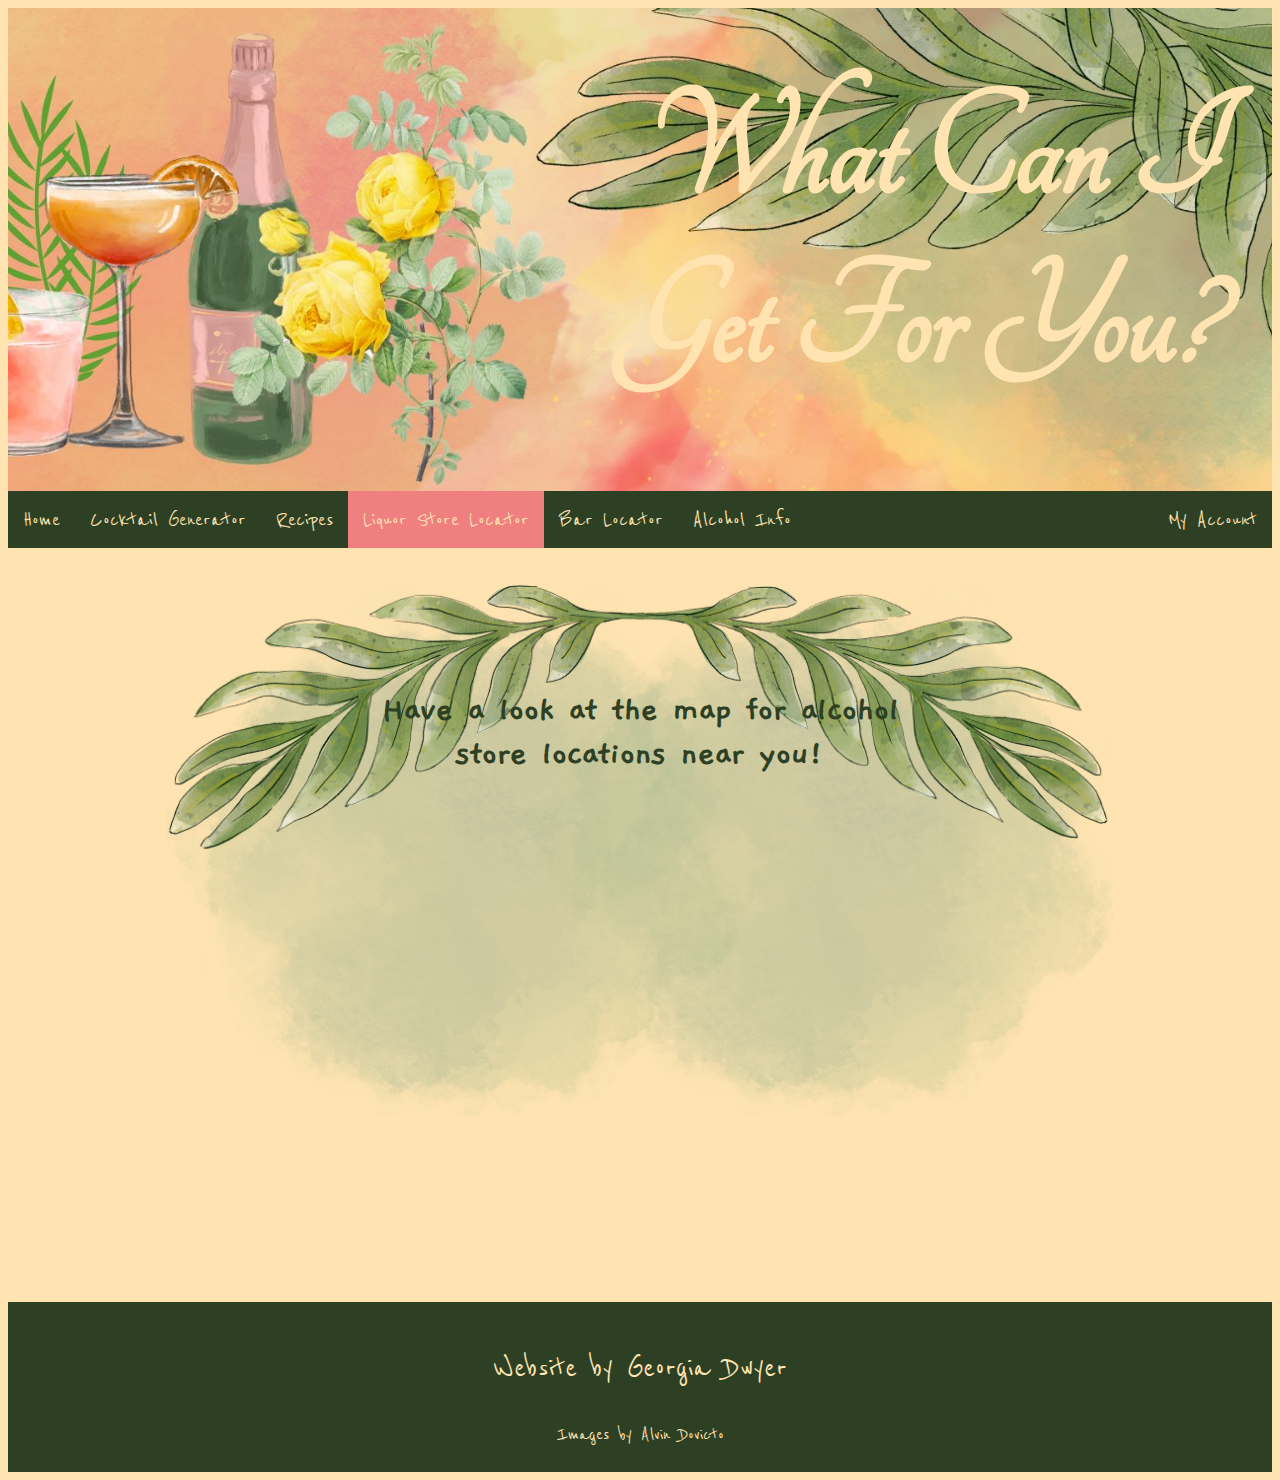
<file: storeLoc.html>
<!doctype html>
<html>
<head>
	<meta charset="UTF-8">
	<title>What Can I Get For You? - Cocktail Generator</title>
	<style type="text/css" media="all">@import "master.css";</style>
</head>

	
<body>
	<div id="banner">
		<h1>What Can I<br>Get For You?</h1>
	</div>
	
	<!-- Create navbar -->
	<ul>
		<li><a href="index.html">Home</a></li>
		<li><a href="cocktailGen.html">Cocktail Generator</a></li>
		<li><a href="recipes.html">Recipes</a></li>
		<li><a class="active" href="storeLoc.html">Liquor Store Locator</a></li>
		<li><a href="barLoc.html">Bar Locator</a></li>
		<li><a href="alcInfo.html">Alcohol Info</a></li>
		<li style="float: right"><a href="account.html">My Account</a></li>
	</ul>
	
	<br><br>
	
	<table class="center" style="width: 75%; background-image: url('images/tableBackground1.png'); background-size: contain;background-repeat: no-repeat;">
		<tr>
			<th>
				<br><br><br><br>
				<h2 style="color: #2E4024;">Have a look at the map for alcohol<br>store locations near you!</h2>
			</th>
		</tr>
		<tr>
			<th>
				<iframe src="https://www.google.com/maps/embed?pb=!1m16!1m12!1m3!1d6074.758124247117!2d-86.90827042958122!3d40.42260457150773!2m3!1f0!2f0!3f0!3m2!1i1024!2i768!4f13.1!2m1!1salcohol!5e0!3m2!1sen!2sus!4v1733719775383!5m2!1sen!2sus" width="600" height="450" style="border:0; border-radius: 12px;" allowfullscreen="" loading="lazy" referrerpolicy="no-referrer-when-downgrade"></iframe>
			</th>
		</tr>
	</table>
	
	<br><br>
	
	<footer>
		<p>
			Website by Georgia Dwyer
  		</p>
		<p style="font-size: 16pt">
			Images by Alvin Dovicto
		</p>
	</footer>
	
</body>
</html>
</file>
